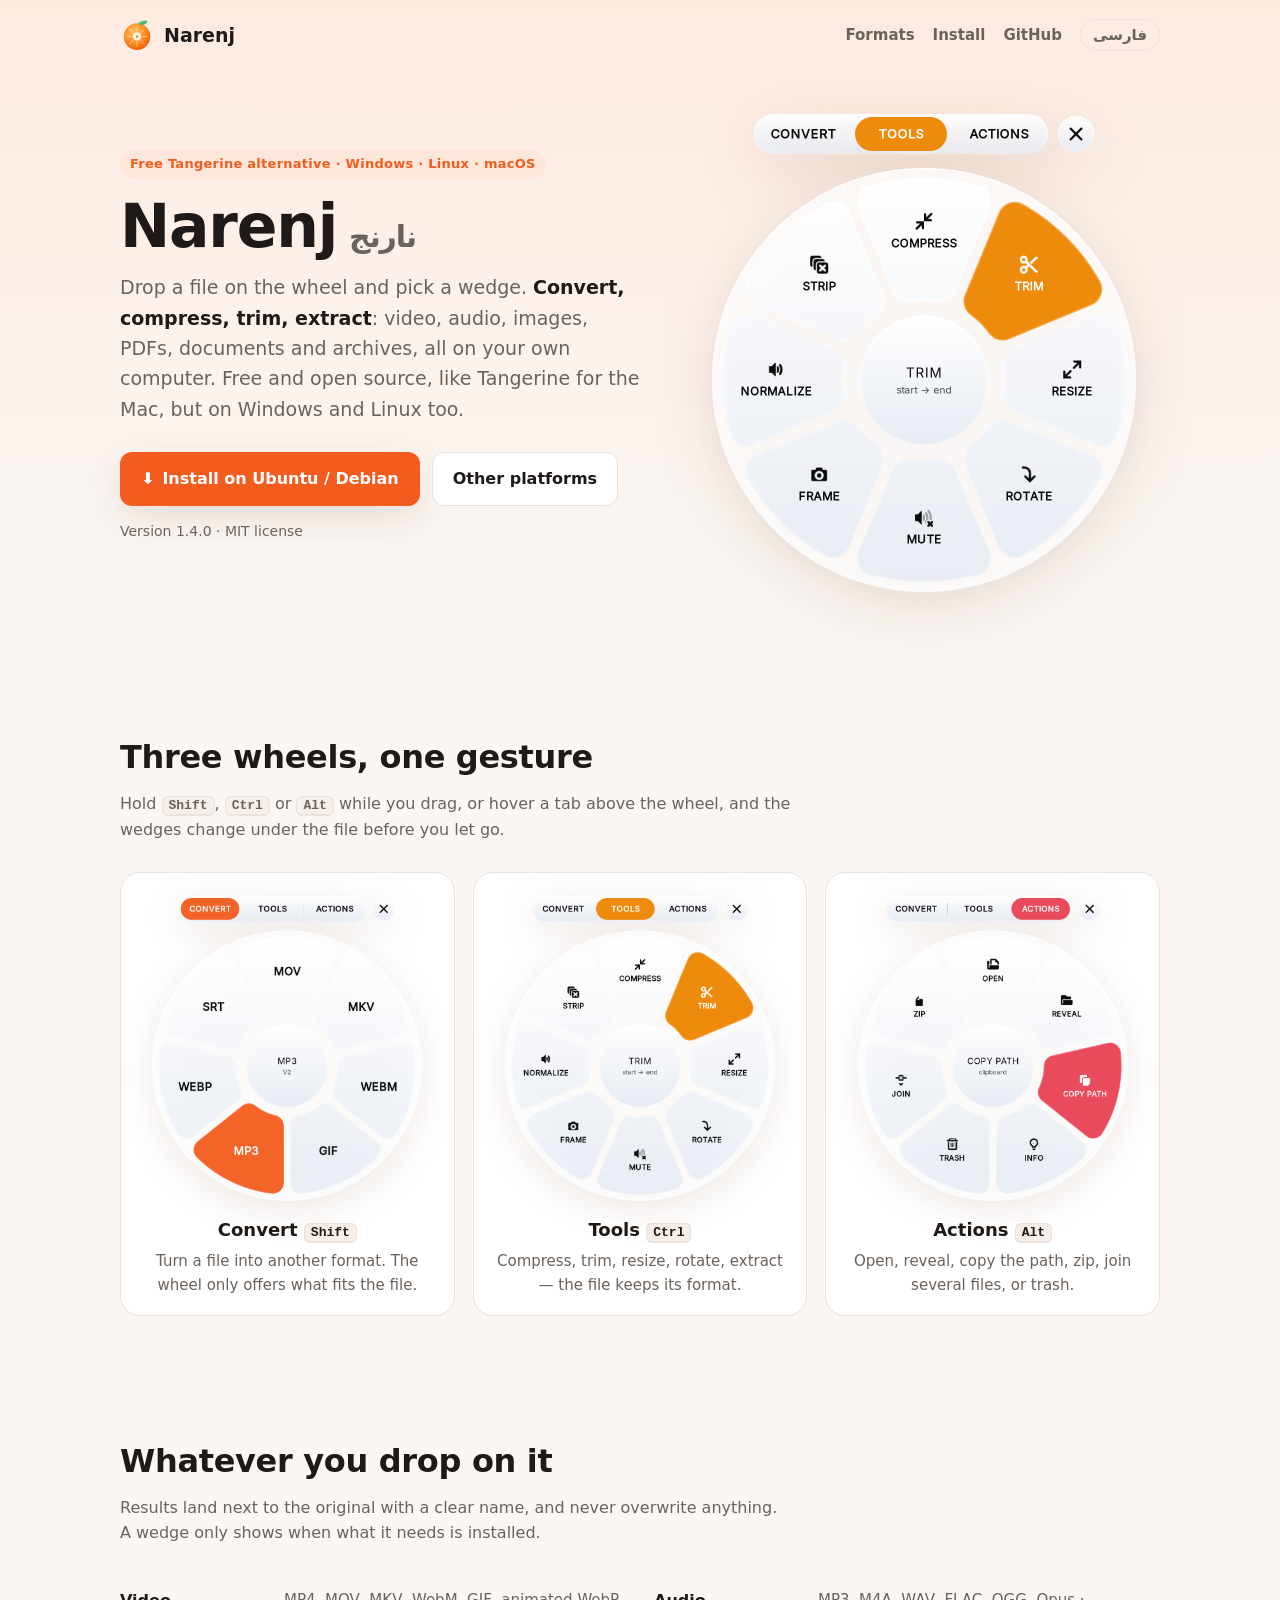
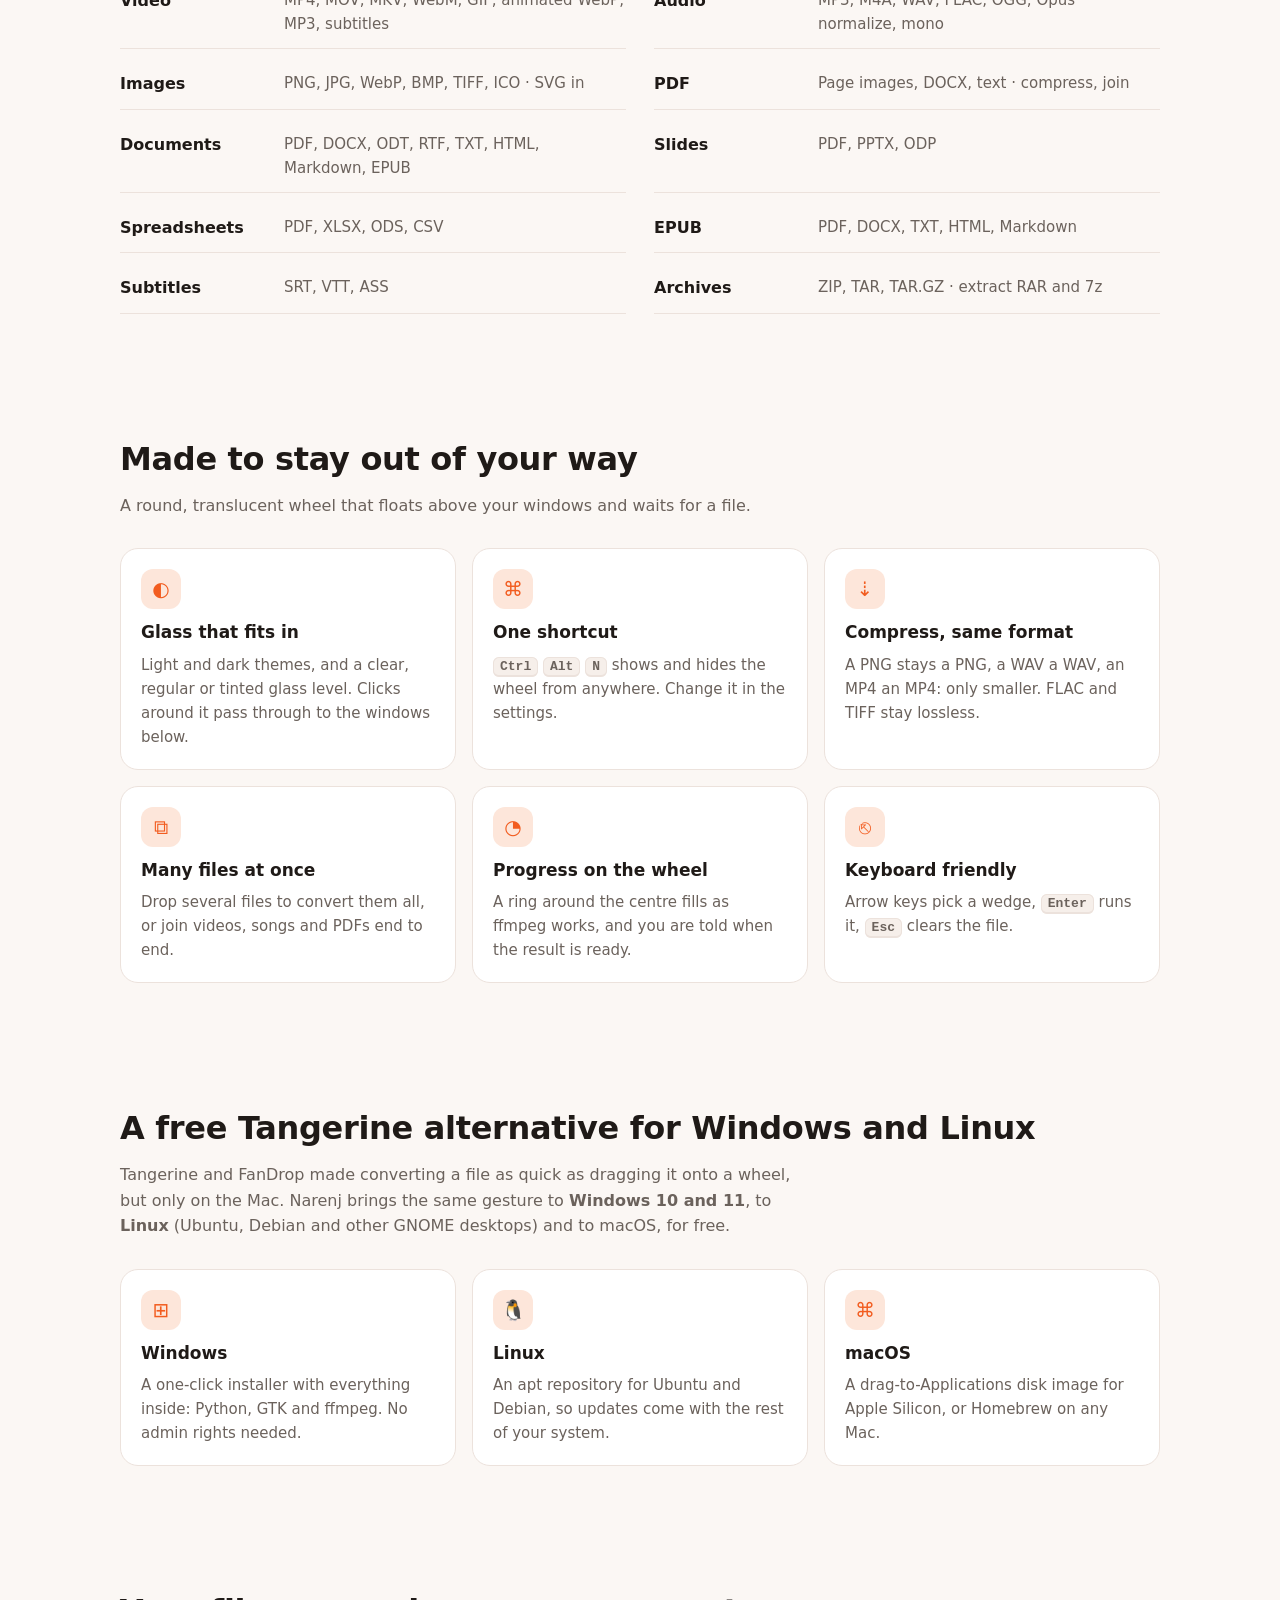
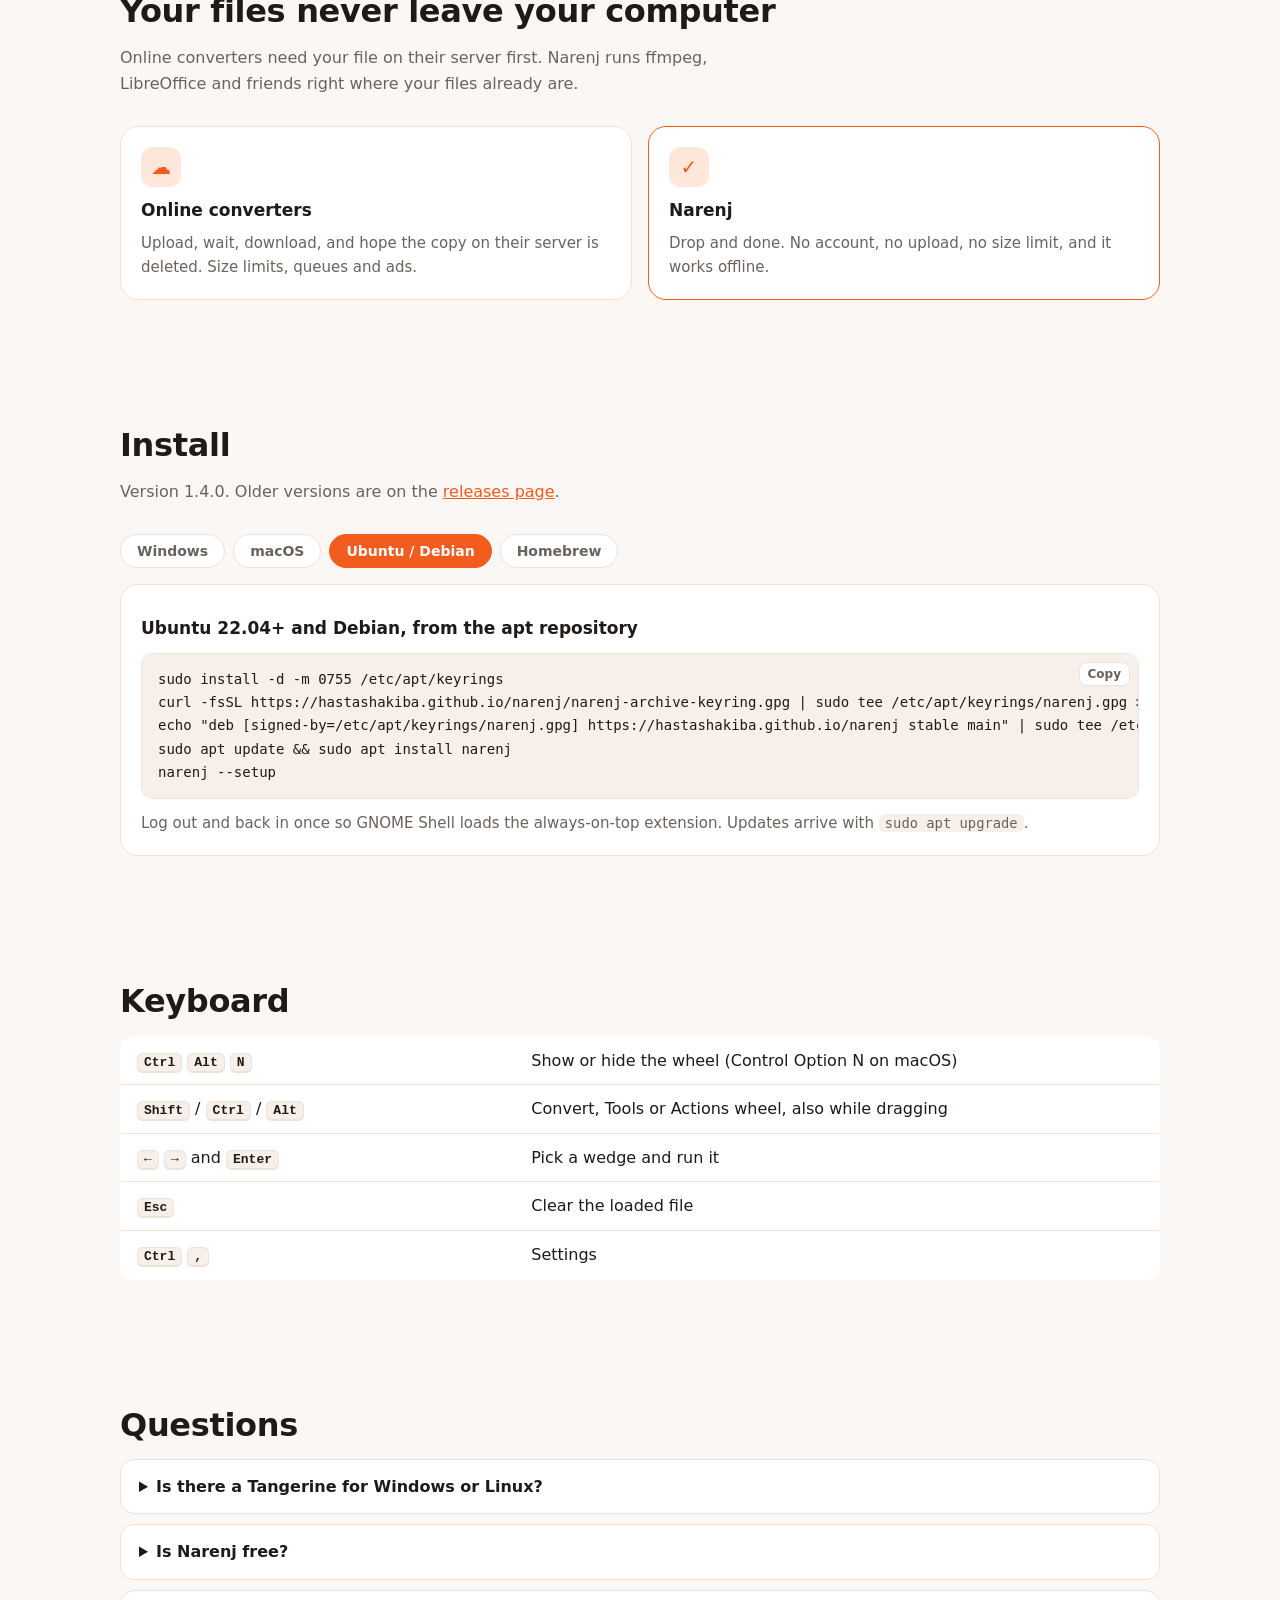
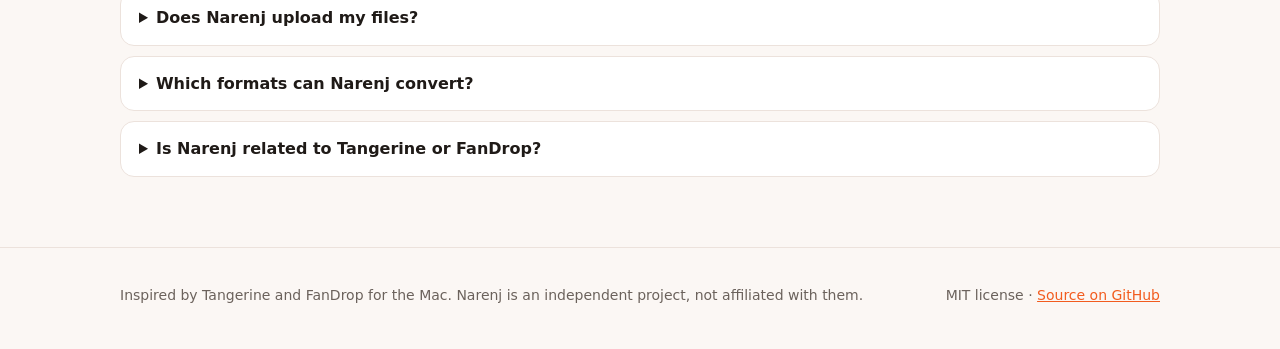
<file: index.html>
<!doctype html>
<html lang="en">
<head>
  <meta charset="utf-8">
  <meta name="viewport" content="width=device-width, initial-scale=1">
  <title>Narenj — free Tangerine alternative for Windows &amp; Linux · drag-and-drop file converter</title>
  <meta name="description" content="Narenj is a free, open-source alternative to Tangerine and FanDrop for Windows, Linux and macOS. Drag a file onto the wheel to convert, compress or trim video, audio, images, PDFs, documents and archives offline, on your own computer.">
  <meta name="keywords" content="Tangerine alternative, Tangerine for Windows, Tangerine for Linux, FanDrop alternative, free file converter, drag and drop file converter, offline file converter, ffmpeg GUI, video converter, PDF converter, image compressor, Windows, Linux, macOS">
  <meta name="robots" content="index, follow, max-image-preview:large">
  <link rel="canonical" href="https://hastashakiba.github.io/narenj/">
  <link rel="alternate" hreflang="en" href="https://hastashakiba.github.io/narenj/">
  <link rel="alternate" hreflang="fa" href="https://hastashakiba.github.io/narenj/fa/">
  <link rel="alternate" hreflang="x-default" href="https://hastashakiba.github.io/narenj/">
  <link rel="sitemap" type="application/xml" href="https://hastashakiba.github.io/narenj/sitemap.xml">
  <meta name="theme-color" content="#f25c1f">
  <meta property="og:type" content="website">
  <meta property="og:site_name" content="Narenj">
  <meta property="og:url" content="https://hastashakiba.github.io/narenj/">
  <meta property="og:title" content="Narenj — the free Tangerine alternative for Windows and Linux">
  <meta property="og:description" content="Drag a file onto the wheel to convert, compress or trim it: video, audio, images, PDFs, documents and archives. Free, open source and offline, for Windows, Linux and macOS.">
  <meta property="og:image" content="https://hastashakiba.github.io/narenj/social-card.png">
  <meta property="og:image:width" content="1200">
  <meta property="og:image:height" content="630">
  <meta property="og:image:alt" content="The Narenj converter wheel next to the words: the free Tangerine alternative for Windows and Linux">
  <meta name="twitter:card" content="summary_large_image">
  <meta name="twitter:title" content="Narenj — the free Tangerine alternative for Windows and Linux">
  <meta name="twitter:description" content="A drag-and-drop file converter wheel. Free, open source, offline.">
  <meta name="twitter:image" content="https://hastashakiba.github.io/narenj/social-card.png">
  <link rel="icon" href="icon.svg" type="image/svg+xml">
  <link rel="apple-touch-icon" href="social-icon.png">
  <script type="application/ld+json">
  {
    "@context": "https://schema.org",
    "@type": "SoftwareApplication",
    "name": "Narenj",
    "alternateName": "نارنج",
    "description": "A free, open-source drag-and-drop file converter for Windows, Linux and macOS, and an alternative to Tangerine and FanDrop. It converts, compresses and trims video, audio, images, PDFs, documents, spreadsheets, slides, e-books, subtitles and archives offline.",
    "url": "https://hastashakiba.github.io/narenj/",
    "applicationCategory": "MultimediaApplication",
    "applicationSubCategory": "File converter",
    "operatingSystem": "Windows 10, Windows 11, Linux, Ubuntu, Debian, macOS",
    "softwareVersion": "1.4.0",
    "license": "https://opensource.org/licenses/MIT",
    "isAccessibleForFree": true,
    "offers": {"@type": "Offer", "price": "0", "priceCurrency": "USD"},
    "downloadUrl": "https://github.com/HAstaShakiba/narenj/releases/latest",
    "installUrl": "https://hastashakiba.github.io/narenj/#install",
    "screenshot": "https://hastashakiba.github.io/narenj/screenshots/wheel-tools-light.png",
    "image": "https://hastashakiba.github.io/narenj/social-card.png",
    "codeRepository": "https://github.com/HAstaShakiba/narenj",
    "sameAs": ["https://github.com/HAstaShakiba/narenj"],
    "featureList": ["Drag-and-drop conversion wheel", "Video, audio and image conversion with ffmpeg",
      "Compress files without changing their format", "PDF to images, Word or text; compress and join PDFs",
      "Documents, slides, spreadsheets and EPUB with LibreOffice and pandoc", "Subtitles and archives",
      "Works offline; files never leave the computer"]
  }
  </script>
  <script type="application/ld+json">
  {
    "@context": "https://schema.org",
    "@type": "FAQPage",
    "mainEntity": [
      {"@type": "Question", "name": "Is there a Tangerine for Windows or Linux?",
       "acceptedAnswer": {"@type": "Answer", "text": "Tangerine is a Mac app. Narenj works the same way, dragging a file onto a wheel of conversions, and runs on Windows 10 and 11, Linux (Ubuntu, Debian and other GNOME desktops) and macOS."}},
      {"@type": "Question", "name": "Is Narenj free?",
       "acceptedAnswer": {"@type": "Answer", "text": "Yes. Narenj is free and open source under the MIT license, with no account, no limits and no ads."}},
      {"@type": "Question", "name": "Does Narenj upload my files?",
       "acceptedAnswer": {"@type": "Answer", "text": "No. Every conversion runs on your own computer with ffmpeg, LibreOffice, pandoc and poppler. It works offline."}},
      {"@type": "Question", "name": "Which formats can Narenj convert?",
       "acceptedAnswer": {"@type": "Answer", "text": "Video (MP4, MOV, MKV, WebM, GIF), audio (MP3, M4A, WAV, FLAC, OGG, Opus), images (PNG, JPG, WebP, BMP, TIFF, ICO, SVG), PDF, documents (DOCX, ODT, RTF, TXT, Markdown, HTML), slides, spreadsheets, EPUB, subtitles (SRT, VTT, ASS) and archives (ZIP, TAR, GZIP, RAR, 7z)."}},
      {"@type": "Question", "name": "Is Narenj related to Tangerine or FanDrop?",
       "acceptedAnswer": {"@type": "Answer", "text": "No. Narenj is an independent project inspired by them; it is not affiliated with their makers."}}
    ]
  }
  </script>
  <link rel="stylesheet" href="site.css">
</head>
<body>
  <div class="wrap">
    <nav>
      <a class="brand" href="./"><img src="icon.svg" alt="">Narenj</a>
      <div class="nav-links">
        <a class="hide-sm" href="#formats">Formats</a>
        <a class="hide-sm" href="#install">Install</a>
        <a href="https://github.com/HAstaShakiba/narenj">GitHub</a>
        <a class="lang" href="fa/" hreflang="fa" lang="fa">فارسی</a>
      </div>
    </nav>

    <header class="hero">
      <div>
        <span class="eyebrow">Free Tangerine alternative · Windows · Linux · macOS</span>
        <h1>Narenj<span class="fa" lang="fa">نارنج</span></h1>
        <p class="lead">Drop a file on the wheel and pick a wedge. <b>Convert, compress, trim, extract</b>:
          video, audio, images, PDFs, documents and archives, all on your own computer. Free and open
          source, like Tangerine for the Mac, but on Windows and Linux too.</p>
        <div class="actions">
          <a class="btn btn-primary" id="download" href="https://github.com/HAstaShakiba/narenj/releases/latest"
             data-windows="https://github.com/HAstaShakiba/narenj/releases/download/v1.4.0/narenj-1.4.0-setup.exe" data-macos="https://github.com/HAstaShakiba/narenj/releases/download/v1.4.0/narenj-1.4.0-macos.dmg">
            ⬇ <span id="download-label">Download Narenj</span></a>
          <a class="btn btn-ghost" href="#install">Other platforms</a>
        </div>
        <p class="meta" id="release-meta">Version 1.4.0 · MIT license</p>
      </div>
      <div class="shot">
        <picture>
          <source srcset="screenshots/wheel-tools-dark.png" media="(prefers-color-scheme: dark)">
          <img src="screenshots/wheel-tools-light.png" width="440" height="494"
               alt="The Narenj wheel with its tab bar, showing the Tools wedges: Compress, Trim, Resize, Rotate, Mute, Frame, Normalize and Strip">
        </picture>
      </div>
    </header>
  </div>

  <section id="wheels">
    <div class="wrap">
      <h2>Three wheels, one gesture</h2>
      <p class="section-lead">Hold <kbd>Shift</kbd>, <kbd>Ctrl</kbd> or <kbd>Alt</kbd> while you drag, or hover
        a tab above the wheel, and the wedges change under the file before you let go.</p>
      <div class="wheels">
        <div class="wheel"><picture><source srcset="screenshots/wheel-convert-dark.png" media="(prefers-color-scheme: dark)"><img src="screenshots/wheel-convert-light.png" alt="Convert wheel" width="440" height="494" loading="lazy"></picture>
          <h3>Convert <kbd>Shift</kbd></h3><p>Turn a file into another format. The wheel only offers what fits the file.</p></div>
        <div class="wheel"><picture><source srcset="screenshots/wheel-tools-dark.png" media="(prefers-color-scheme: dark)"><img src="screenshots/wheel-tools-light.png" alt="Tools wheel" width="440" height="494" loading="lazy"></picture>
          <h3>Tools <kbd>Ctrl</kbd></h3><p>Compress, trim, resize, rotate, extract — the file keeps its format.</p></div>
        <div class="wheel"><picture><source srcset="screenshots/wheel-actions-dark.png" media="(prefers-color-scheme: dark)"><img src="screenshots/wheel-actions-light.png" alt="Actions wheel" width="440" height="494" loading="lazy"></picture>
          <h3>Actions <kbd>Alt</kbd></h3><p>Open, reveal, copy the path, zip, join several files, or trash.</p></div>
      </div>
    </div>
  </section>

  <section id="formats">
    <div class="wrap">
      <h2>Whatever you drop on it</h2>
      <p class="section-lead">Results land next to the original with a clear name, and never overwrite
        anything. A wedge only shows when what it needs is installed.</p>
      <div class="formats">
        <div class="format"><b>Video</b><span>MP4, MOV, MKV, WebM, GIF, animated WebP, MP3, subtitles</span></div>
        <div class="format"><b>Audio</b><span>MP3, M4A, WAV, FLAC, OGG, Opus · normalize, mono</span></div>
        <div class="format"><b>Images</b><span>PNG, JPG, WebP, BMP, TIFF, ICO · SVG in</span></div>
        <div class="format"><b>PDF</b><span>Page images, DOCX, text · compress, join</span></div>
        <div class="format"><b>Documents</b><span>PDF, DOCX, ODT, RTF, TXT, HTML, Markdown, EPUB</span></div>
        <div class="format"><b>Slides</b><span>PDF, PPTX, ODP</span></div>
        <div class="format"><b>Spreadsheets</b><span>PDF, XLSX, ODS, CSV</span></div>
        <div class="format"><b>EPUB</b><span>PDF, DOCX, TXT, HTML, Markdown</span></div>
        <div class="format"><b>Subtitles</b><span>SRT, VTT, ASS</span></div>
        <div class="format"><b>Archives</b><span>ZIP, TAR, TAR.GZ · extract RAR and 7z</span></div>
      </div>
    </div>
  </section>

  <section id="features">
    <div class="wrap">
      <h2>Made to stay out of your way</h2>
      <p class="section-lead">A round, translucent wheel that floats above your windows and waits for a file.</p>
      <div class="grid">
        <div class="card"><div class="icon">◐</div><h3>Glass that fits in</h3>
          <p>Light and dark themes, and a clear, regular or tinted glass level. Clicks around it pass
            through to the windows below.</p></div>
        <div class="card"><div class="icon">⌘</div><h3>One shortcut</h3>
          <p><kbd>Ctrl</kbd> <kbd>Alt</kbd> <kbd>N</kbd> shows and hides the wheel from anywhere. Change it in
            the settings.</p></div>
        <div class="card"><div class="icon">⇣</div><h3>Compress, same format</h3>
          <p>A PNG stays a PNG, a WAV a WAV, an MP4 an MP4: only smaller. FLAC and TIFF stay lossless.</p></div>
        <div class="card"><div class="icon">⧉</div><h3>Many files at once</h3>
          <p>Drop several files to convert them all, or join videos, songs and PDFs end to end.</p></div>
        <div class="card"><div class="icon">◔</div><h3>Progress on the wheel</h3>
          <p>A ring around the centre fills as ffmpeg works, and you are told when the result is ready.</p></div>
        <div class="card"><div class="icon">⎋</div><h3>Keyboard friendly</h3>
          <p>Arrow keys pick a wedge, <kbd>Enter</kbd> runs it, <kbd>Esc</kbd> clears the file.</p></div>
      </div>
    </div>
  </section>

  <section id="alternative">
    <div class="wrap">
      <h2>A free Tangerine alternative for Windows and Linux</h2>
      <p class="section-lead">Tangerine and FanDrop made converting a file as quick as dragging it onto a wheel,
        but only on the Mac. Narenj brings the same gesture to <b>Windows 10 and 11</b>, to <b>Linux</b>
        (Ubuntu, Debian and other GNOME desktops) and to macOS, for free.</p>
      <div class="grid">
        <div class="card"><div class="icon">⊞</div><h3>Windows</h3>
          <p>A one-click installer with everything inside: Python, GTK and ffmpeg. No admin rights needed.</p></div>
        <div class="card"><div class="icon">🐧</div><h3>Linux</h3>
          <p>An apt repository for Ubuntu and Debian, so updates come with the rest of your system.</p></div>
        <div class="card"><div class="icon">⌘</div><h3>macOS</h3>
          <p>A drag-to-Applications disk image for Apple Silicon, or Homebrew on any Mac.</p></div>
      </div>
    </div>
  </section>

  <section id="private">
    <div class="wrap">
      <h2>Your files never leave your computer</h2>
      <p class="section-lead">Online converters need your file on their server first. Narenj runs ffmpeg,
        LibreOffice and friends right where your files already are.</p>
      <div class="private">
        <div class="card"><div class="icon">☁</div><h3>Online converters</h3>
          <p>Upload, wait, download, and hope the copy on their server is deleted. Size limits, queues and ads.</p></div>
        <div class="card good"><div class="icon">✓</div><h3>Narenj</h3>
          <p>Drop and done. No account, no upload, no size limit, and it works offline.</p></div>
      </div>
    </div>
  </section>

  <section id="install">
    <div class="wrap">
      <h2>Install</h2>
      <p class="section-lead">Version 1.4.0. Older versions are on the
        <a href="https://github.com/HAstaShakiba/narenj/releases">releases page</a>.</p>
      <div class="tabs" role="tablist">
        <button class="tab" role="tab" aria-selected="true" data-panel="windows">Windows</button>
        <button class="tab" role="tab" aria-selected="false" data-panel="macos">macOS</button>
        <button class="tab" role="tab" aria-selected="false" data-panel="linux">Ubuntu / Debian</button>
        <button class="tab" role="tab" aria-selected="false" data-panel="brew">Homebrew</button>
      </div>
      <div class="card panel" id="windows">
        <h3>Windows 10 and 11</h3>
        <ol>
          <li><a href="https://github.com/HAstaShakiba/narenj/releases/download/v1.4.0/narenj-1.4.0-setup.exe">Download narenj-1.4.0-setup.exe</a> and run it. It installs for your user,
            without admin rights, and brings its own Python, GTK and ffmpeg.</li>
          <li>Press <kbd>Ctrl</kbd> <kbd>Alt</kbd> <kbd>N</kbd> to open the wheel and again to close it.</li>
          <li>For documents, slides and spreadsheets, install <a href="https://www.libreoffice.org/">LibreOffice</a>;
            for Markdown and EPUB, <a href="https://pandoc.org/installing.html">pandoc</a>. Narenj finds them.</li>
        </ol>
      </div>
      <div class="card panel" id="macos" hidden>
        <h3>macOS on Apple Silicon</h3>
        <ol>
          <li><a href="https://github.com/HAstaShakiba/narenj/releases/download/v1.4.0/narenj-1.4.0-macos.dmg">Download narenj-1.4.0-macos.dmg</a>, open it and drag Narenj to Applications.</li>
          <li>The app is not signed with an Apple Developer ID, so the first time open
            <b>System Settings › Privacy &amp; Security</b> and click <b>Open Anyway</b>, or run:
            <pre><code>xattr -dr com.apple.quarantine /Applications/Narenj.app</code></pre></li>
          <li><kbd>Control</kbd> <kbd>Option</kbd> <kbd>N</kbd> shows and hides the wheel while it runs.</li>
        </ol>
      </div>
      <div class="card panel" id="linux" hidden>
        <h3>Ubuntu 22.04+ and Debian, from the apt repository</h3>
        <pre><code>sudo install -d -m 0755 /etc/apt/keyrings
curl -fsSL https://hastashakiba.github.io/narenj/narenj-archive-keyring.gpg | sudo tee /etc/apt/keyrings/narenj.gpg &gt;/dev/null
echo "deb [signed-by=/etc/apt/keyrings/narenj.gpg] https://hastashakiba.github.io/narenj stable main" | sudo tee /etc/apt/sources.list.d/narenj.list
sudo apt update &amp;&amp; sudo apt install narenj
narenj --setup</code></pre>
        <p style="margin-top:12px">Log out and back in once so GNOME Shell loads the always-on-top extension.
          Updates arrive with <code>sudo apt upgrade</code>.</p>
      </div>
      <div class="card panel" id="brew" hidden>
        <h3>macOS with Homebrew (Apple Silicon and Intel)</h3>
        <pre><code>brew tap hastashakiba/narenj https://github.com/HAstaShakiba/narenj
brew install narenj
narenj</code></pre>
        <p style="margin-top:12px">Homebrew brings GTK, Python, ffmpeg, pandoc and poppler. For Office files add
          <code>brew install --cask libreoffice</code>.</p>
      </div>
    </div>
  </section>

  <section id="shortcuts">
    <div class="wrap">
      <h2>Keyboard</h2>
      <table>
        <tr><td><kbd>Ctrl</kbd> <kbd>Alt</kbd> <kbd>N</kbd></td><td>Show or hide the wheel (Control Option N on macOS)</td></tr>
        <tr><td><kbd>Shift</kbd> / <kbd>Ctrl</kbd> / <kbd>Alt</kbd></td><td>Convert, Tools or Actions wheel, also while dragging</td></tr>
        <tr><td><kbd>←</kbd> <kbd>→</kbd> and <kbd>Enter</kbd></td><td>Pick a wedge and run it</td></tr>
        <tr><td><kbd>Esc</kbd></td><td>Clear the loaded file</td></tr>
        <tr><td><kbd>Ctrl</kbd> <kbd>,</kbd></td><td>Settings</td></tr>
      </table>
    </div>
  </section>

  <section id="faq">
    <div class="wrap">
      <h2>Questions</h2>
      <div class="faq">
        <details><summary>Is there a Tangerine for Windows or Linux?</summary>
          <p>Tangerine is a Mac app. Narenj works the same way, dragging a file onto a wheel of conversions,
            and runs on Windows 10 and 11, Linux (Ubuntu, Debian and other GNOME desktops) and macOS.</p></details>
        <details><summary>Is Narenj free?</summary>
          <p>Yes. Narenj is free and open source under the MIT license, with no account, no limits and no ads.</p></details>
        <details><summary>Does Narenj upload my files?</summary>
          <p>No. Every conversion runs on your own computer with ffmpeg, LibreOffice, pandoc and poppler. It
            works offline.</p></details>
        <details><summary>Which formats can Narenj convert?</summary>
          <p>Video (MP4, MOV, MKV, WebM, GIF), audio (MP3, M4A, WAV, FLAC, OGG, Opus), images (PNG, JPG, WebP,
            BMP, TIFF, ICO, SVG), PDF, documents (DOCX, ODT, RTF, TXT, Markdown, HTML), slides, spreadsheets,
            EPUB, subtitles (SRT, VTT, ASS) and archives (ZIP, TAR, GZIP, RAR, 7z). See the
            <a href="#formats">full list</a>.</p></details>
        <details><summary>Is Narenj related to Tangerine or FanDrop?</summary>
          <p>No. Narenj is an independent project inspired by them; it is not affiliated with their makers.</p></details>
      </div>
    </div>
  </section>

  <footer>
    <div class="wrap">
      <span>Inspired by Tangerine and FanDrop for the Mac. Narenj is an independent project, not affiliated with them.</span>
      <span>MIT license · <a href="https://github.com/HAstaShakiba/narenj">Source on GitHub</a></span>
    </div>
  </footer>

  <script src="site.js"></script>
</body>
</html>
</file>
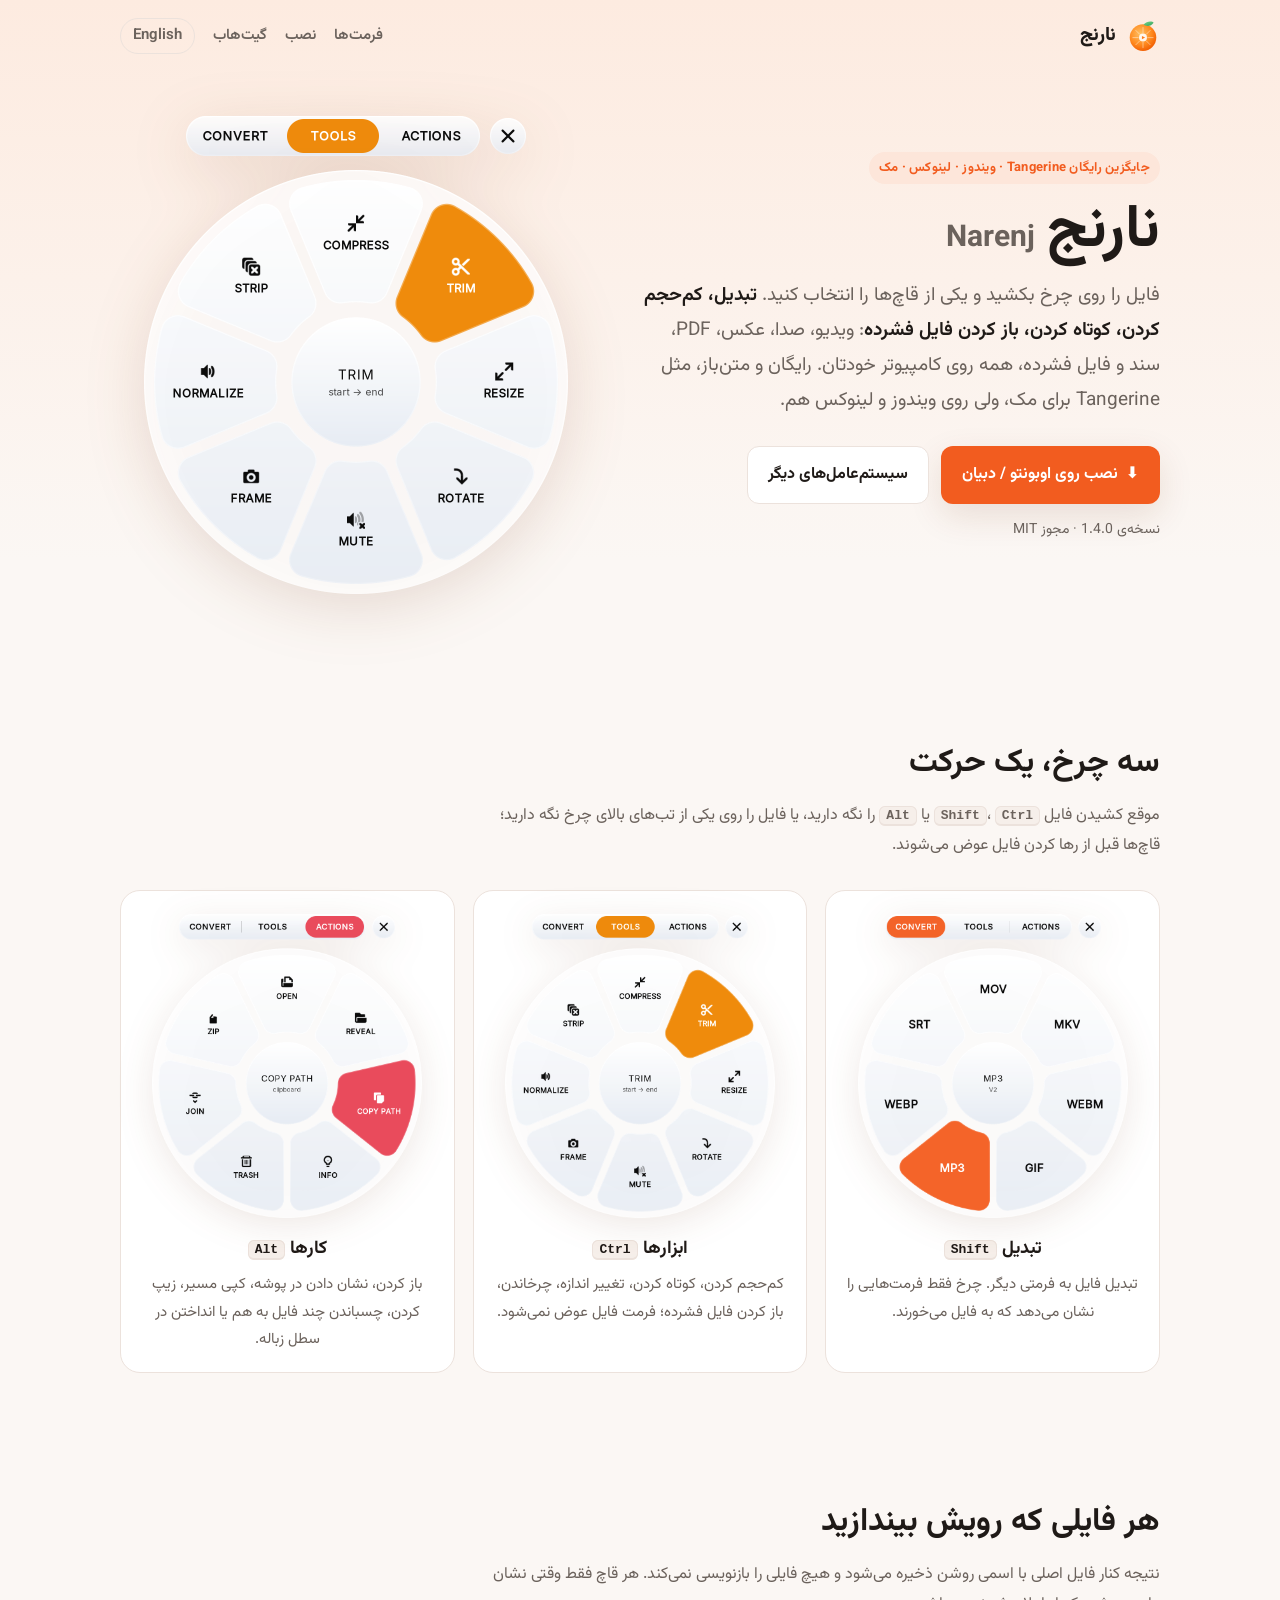
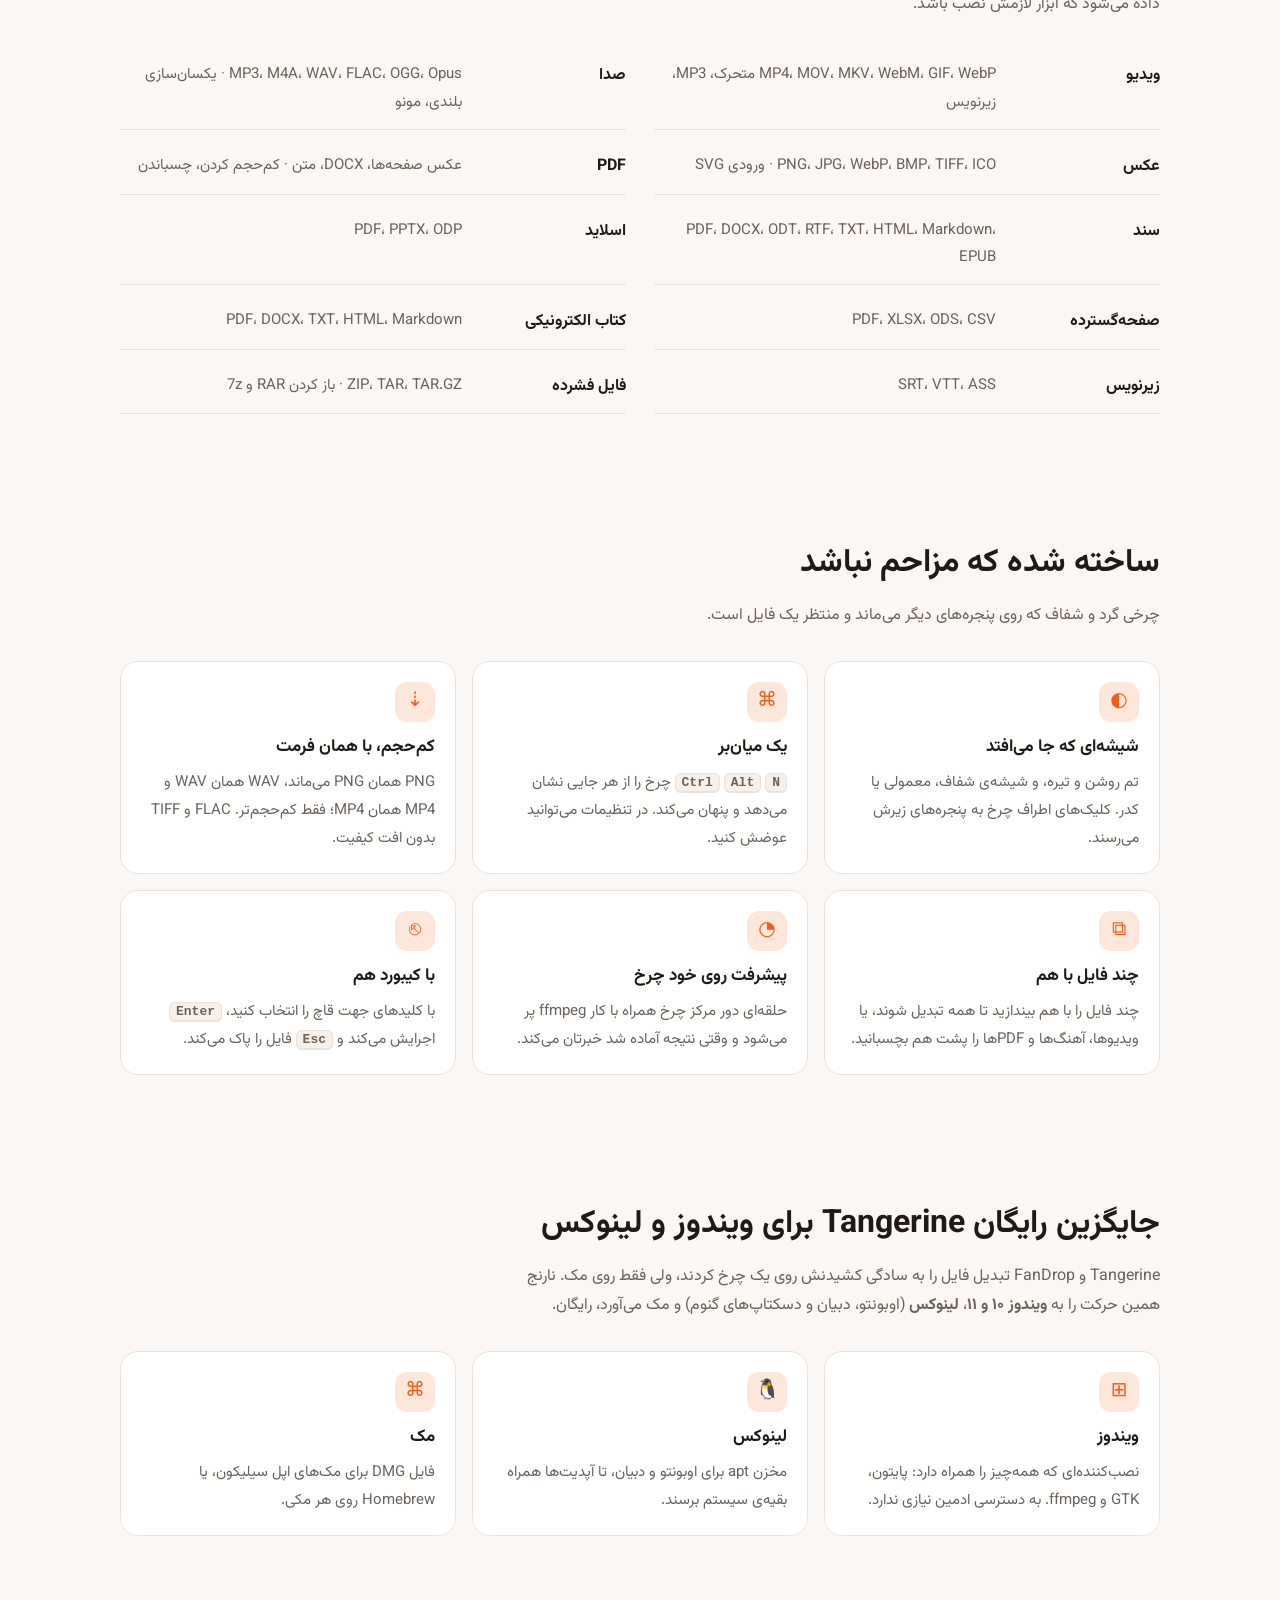
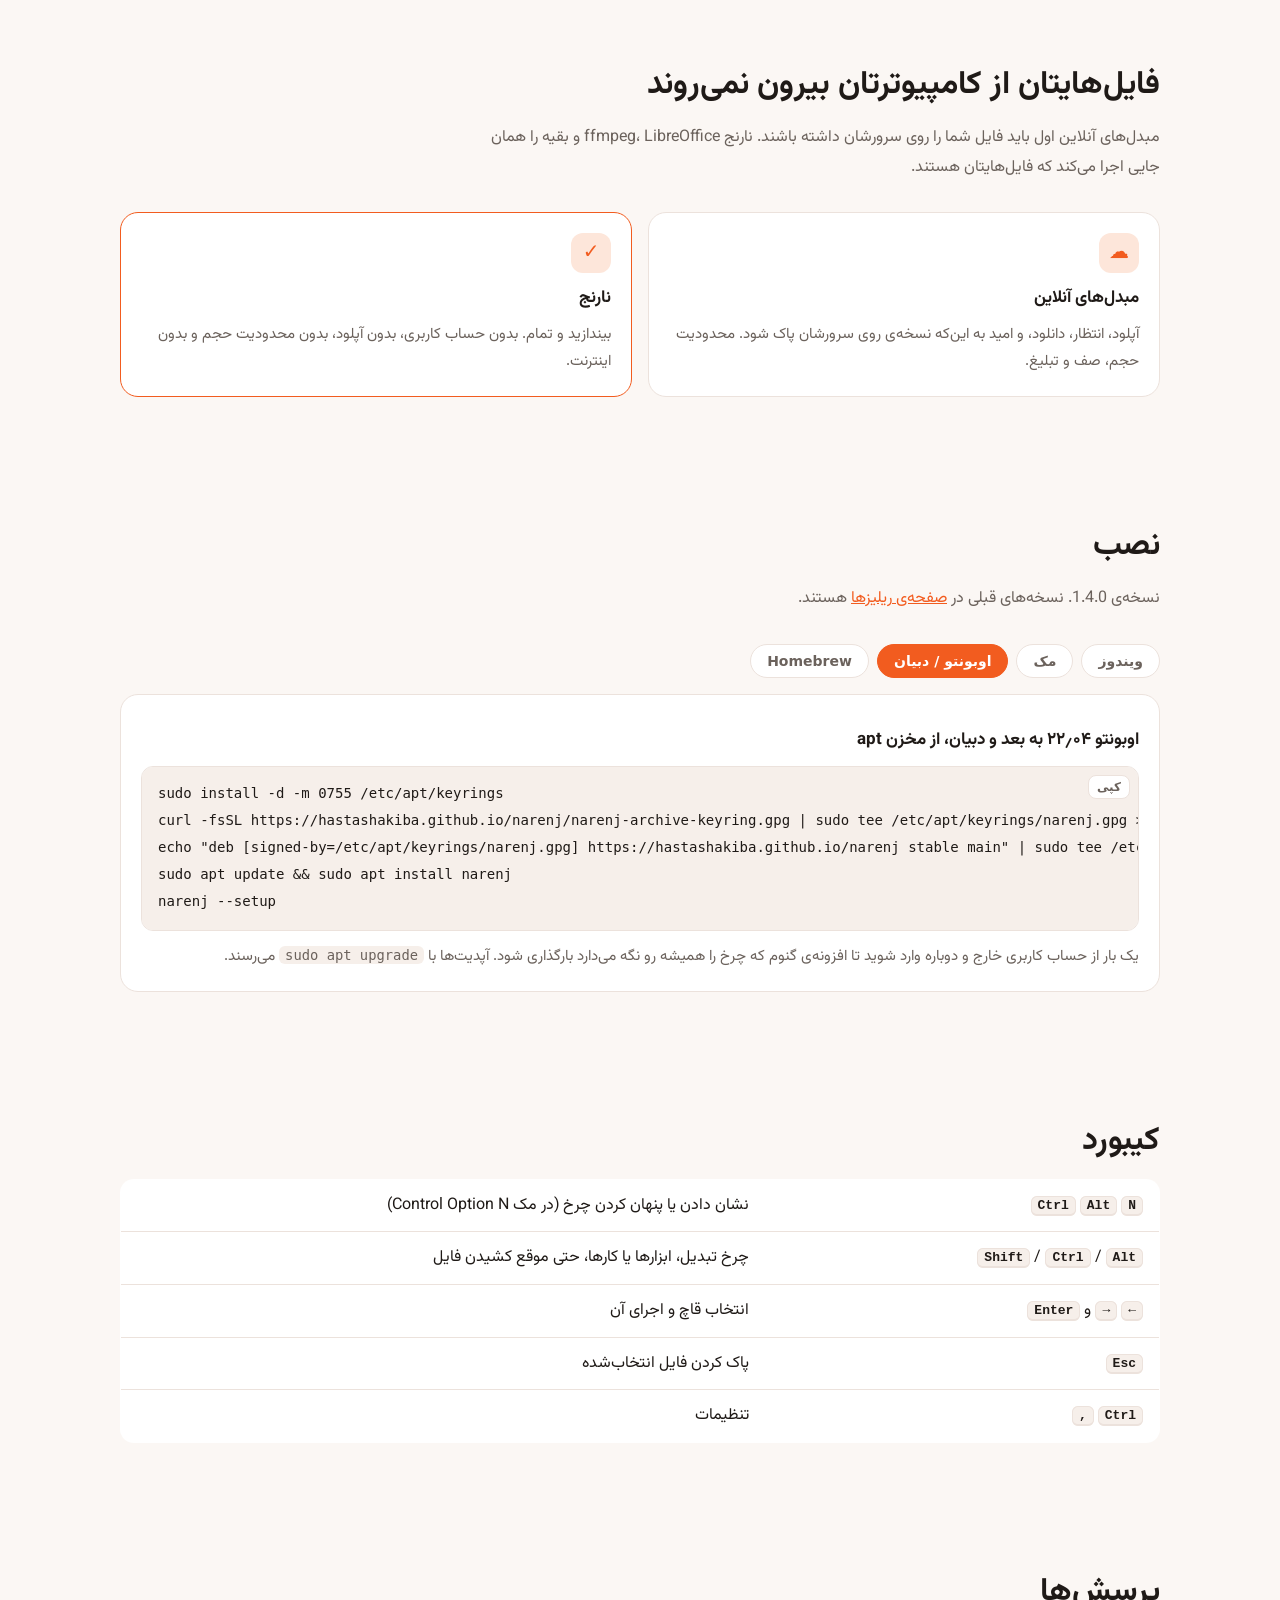
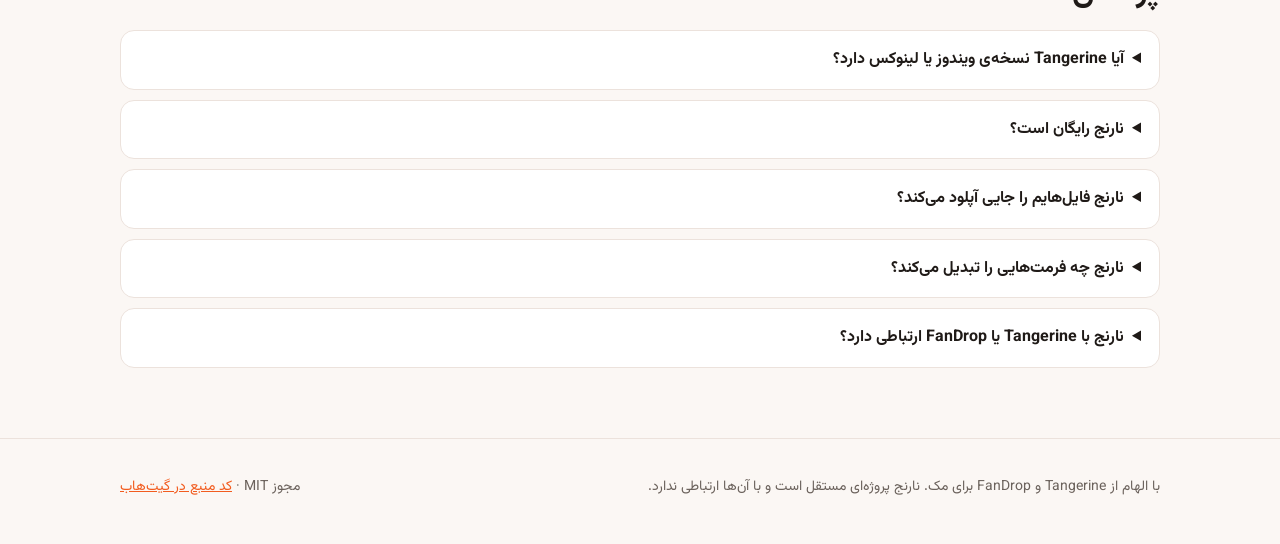
<file: fa/index.html>
<!doctype html>
<html lang="fa" dir="rtl">
<head>
  <meta charset="utf-8">
  <meta name="viewport" content="width=device-width, initial-scale=1">
  <title>نارنج — جایگزین رایگان Tangerine برای ویندوز و لینوکس · مبدل فایل با کشیدن و رها کردن</title>
  <meta name="description" content="نارنج یک برنامه‌ی رایگان و متن‌باز برای تبدیل فایل در ویندوز، لینوکس و مک است؛ جایگزین Tangerine و FanDrop. فایل را روی چرخ بکشید تا ویدیو، صدا، عکس، PDF، سند و فایل فشرده را بدون اینترنت تبدیل، کم‌حجم یا کوتاه کند.">
  <meta name="keywords" content="جایگزین Tangerine, Tangerine برای ویندوز, Tangerine برای لینوکس, مبدل فایل رایگان, تبدیل فرمت فایل, تبدیل ویدیو, کم کردن حجم عکس, تبدیل PDF به ورد, فشرده سازی فایل, نرم افزار تبدیل فایل آفلاین, ffmpeg, نارنج">
  <meta name="robots" content="index, follow, max-image-preview:large">
  <link rel="canonical" href="https://hastashakiba.github.io/narenj/fa/">
  <link rel="alternate" hreflang="fa" href="https://hastashakiba.github.io/narenj/fa/">
  <link rel="alternate" hreflang="en" href="https://hastashakiba.github.io/narenj/">
  <link rel="alternate" hreflang="x-default" href="https://hastashakiba.github.io/narenj/">
  <link rel="sitemap" type="application/xml" href="https://hastashakiba.github.io/narenj/sitemap.xml">
  <meta name="theme-color" content="#f25c1f">
  <meta property="og:type" content="website">
  <meta property="og:site_name" content="نارنج">
  <meta property="og:locale" content="fa_IR">
  <meta property="og:locale:alternate" content="en_US">
  <meta property="og:url" content="https://hastashakiba.github.io/narenj/fa/">
  <meta property="og:title" content="نارنج — جایگزین رایگان Tangerine برای ویندوز و لینوکس">
  <meta property="og:description" content="فایل را روی چرخ بکشید تا تبدیل، کم‌حجم یا کوتاه شود: ویدیو، صدا، عکس، PDF، سند و فایل فشرده. رایگان، متن‌باز و بدون اینترنت.">
  <meta property="og:image" content="https://hastashakiba.github.io/narenj/social-card.png">
  <meta property="og:image:width" content="1200">
  <meta property="og:image:height" content="630">
  <meta name="twitter:card" content="summary_large_image">
  <meta name="twitter:title" content="نارنج — جایگزین رایگان Tangerine برای ویندوز و لینوکس">
  <meta name="twitter:description" content="مبدل فایل با کشیدن و رها کردن. رایگان، متن‌باز و بدون اینترنت.">
  <meta name="twitter:image" content="https://hastashakiba.github.io/narenj/social-card.png">
  <link rel="icon" href="../icon.svg" type="image/svg+xml">
  <link rel="apple-touch-icon" href="../social-icon.png">
  <link rel="preload" href="../fonts/Vazirmatn.woff2" as="font" type="font/woff2" crossorigin>
  <script type="application/ld+json">
  {
    "@context": "https://schema.org",
    "@type": "SoftwareApplication",
    "name": "نارنج",
    "alternateName": "Narenj",
    "inLanguage": "fa",
    "description": "برنامه‌ی رایگان و متن‌باز تبدیل فایل با کشیدن و رها کردن برای ویندوز، لینوکس و مک؛ جایگزین Tangerine و FanDrop. ویدیو، صدا، عکس، PDF، سند، اسلاید، صفحه‌گسترده، کتاب الکترونیکی، زیرنویس و فایل فشرده را بدون اینترنت تبدیل، کم‌حجم و کوتاه می‌کند.",
    "url": "https://hastashakiba.github.io/narenj/fa/",
    "applicationCategory": "MultimediaApplication",
    "applicationSubCategory": "مبدل فایل",
    "operatingSystem": "Windows 10, Windows 11, Linux, Ubuntu, Debian, macOS",
    "softwareVersion": "1.4.0",
    "license": "https://opensource.org/licenses/MIT",
    "isAccessibleForFree": true,
    "offers": {"@type": "Offer", "price": "0", "priceCurrency": "USD"},
    "downloadUrl": "https://github.com/HAstaShakiba/narenj/releases/latest",
    "installUrl": "https://hastashakiba.github.io/narenj/fa/#install",
    "screenshot": "https://hastashakiba.github.io/narenj/screenshots/wheel-tools-light.png",
    "image": "https://hastashakiba.github.io/narenj/social-card.png",
    "codeRepository": "https://github.com/HAstaShakiba/narenj",
    "sameAs": ["https://github.com/HAstaShakiba/narenj", "https://hastashakiba.github.io/narenj/"]
  }
  </script>
  <script type="application/ld+json">
  {
    "@context": "https://schema.org",
    "@type": "FAQPage",
    "inLanguage": "fa",
    "mainEntity": [
      {"@type": "Question", "name": "آیا Tangerine نسخه‌ی ویندوز یا لینوکس دارد؟",
       "acceptedAnswer": {"@type": "Answer", "text": "Tangerine فقط برای مک ساخته شده است. نارنج همان روش را دارد، یعنی کشیدن فایل روی چرخی از تبدیل‌ها، و روی ویندوز ۱۰ و ۱۱، لینوکس (اوبونتو، دبیان و دسکتاپ‌های گنوم) و مک اجرا می‌شود."}},
      {"@type": "Question", "name": "نارنج رایگان است؟",
       "acceptedAnswer": {"@type": "Answer", "text": "بله. نارنج رایگان و متن‌باز با مجوز MIT است؛ بدون حساب کاربری، بدون محدودیت و بدون تبلیغ."}},
      {"@type": "Question", "name": "نارنج فایل‌هایم را جایی آپلود می‌کند؟",
       "acceptedAnswer": {"@type": "Answer", "text": "نه. همه‌ی تبدیل‌ها روی کامپیوتر خود شما با ffmpeg، LibreOffice، pandoc و poppler انجام می‌شود و به اینترنت نیازی ندارد."}},
      {"@type": "Question", "name": "نارنج چه فرمت‌هایی را تبدیل می‌کند؟",
       "acceptedAnswer": {"@type": "Answer", "text": "ویدیو (MP4، MOV، MKV، WebM، GIF)، صدا (MP3، M4A، WAV، FLAC، OGG، Opus)، عکس (PNG، JPG، WebP، BMP، TIFF، ICO، SVG)، PDF، سند (DOCX، ODT، RTF، TXT، Markdown، HTML)، اسلاید، صفحه‌گسترده، EPUB، زیرنویس (SRT، VTT، ASS) و فایل فشرده (ZIP، TAR، GZIP، RAR، 7z)."}},
      {"@type": "Question", "name": "نارنج با Tangerine یا FanDrop ارتباطی دارد؟",
       "acceptedAnswer": {"@type": "Answer", "text": "نه. نارنج پروژه‌ای مستقل است که از آن‌ها الهام گرفته و با سازندگانشان ارتباطی ندارد."}}
    ]
  }
  </script>
  <link rel="stylesheet" href="../site.css">
</head>
<body>
  <div class="wrap">
    <nav>
      <a class="brand" href="./"><img src="../icon.svg" alt="">نارنج</a>
      <div class="nav-links">
        <a class="hide-sm" href="#formats">فرمت‌ها</a>
        <a class="hide-sm" href="#install">نصب</a>
        <a href="https://github.com/HAstaShakiba/narenj">گیت‌هاب</a>
        <a class="lang" href="../" hreflang="en" lang="en">English</a>
      </div>
    </nav>

    <header class="hero">
      <div>
        <span class="eyebrow">جایگزین رایگان Tangerine · ویندوز · لینوکس · مک</span>
        <h1>نارنج<span class="fa" lang="en">Narenj</span></h1>
        <p class="lead">فایل را روی چرخ بکشید و یکی از قاچ‌ها را انتخاب کنید. <b>تبدیل، کم‌حجم کردن، کوتاه
          کردن، باز کردن فایل فشرده</b>: ویدیو، صدا، عکس، PDF، سند و فایل فشرده، همه روی کامپیوتر خودتان.
          رایگان و متن‌باز، مثل Tangerine برای مک، ولی روی ویندوز و لینوکس هم.</p>
        <div class="actions">
          <a class="btn btn-primary" id="download" href="https://github.com/HAstaShakiba/narenj/releases/latest"
             data-windows="https://github.com/HAstaShakiba/narenj/releases/download/v1.4.0/narenj-1.4.0-setup.exe" data-macos="https://github.com/HAstaShakiba/narenj/releases/download/v1.4.0/narenj-1.4.0-macos.dmg">
            ⬇ <span id="download-label">دانلود نارنج</span></a>
          <a class="btn btn-ghost" href="#install">سیستم‌عامل‌های دیگر</a>
        </div>
        <p class="meta" id="release-meta">نسخه‌ی 1.4.0 · مجوز MIT</p>
      </div>
      <div class="shot">
        <picture>
          <source srcset="../screenshots/wheel-tools-dark.png" media="(prefers-color-scheme: dark)">
          <img src="../screenshots/wheel-tools-light.png" width="440" height="494"
               alt="چرخ نارنج با نوار تب‌ها و قاچ‌های ابزار: کم‌حجم کردن، کوتاه کردن، تغییر اندازه، چرخاندن، بی‌صدا کردن، فریم، یکسان‌سازی صدا و حذف متادیتا">
        </picture>
      </div>
    </header>
  </div>

  <section id="wheels">
    <div class="wrap">
      <h2>سه چرخ، یک حرکت</h2>
      <p class="section-lead">موقع کشیدن فایل <kbd>Shift</kbd>، <kbd>Ctrl</kbd> یا <kbd>Alt</kbd> را نگه دارید،
        یا فایل را روی یکی از تب‌های بالای چرخ نگه دارید؛ قاچ‌ها قبل از رها کردن فایل عوض می‌شوند.</p>
      <div class="wheels">
        <div class="wheel"><picture><source srcset="../screenshots/wheel-convert-dark.png" media="(prefers-color-scheme: dark)"><img src="../screenshots/wheel-convert-light.png" alt="چرخ تبدیل" width="440" height="494" loading="lazy"></picture>
          <h3>تبدیل <kbd>Shift</kbd></h3><p>تبدیل فایل به فرمتی دیگر. چرخ فقط فرمت‌هایی را نشان می‌دهد که به فایل می‌خورند.</p></div>
        <div class="wheel"><picture><source srcset="../screenshots/wheel-tools-dark.png" media="(prefers-color-scheme: dark)"><img src="../screenshots/wheel-tools-light.png" alt="چرخ ابزارها" width="440" height="494" loading="lazy"></picture>
          <h3>ابزارها <kbd>Ctrl</kbd></h3><p>کم‌حجم کردن، کوتاه کردن، تغییر اندازه، چرخاندن، باز کردن فایل فشرده؛ فرمت فایل عوض نمی‌شود.</p></div>
        <div class="wheel"><picture><source srcset="../screenshots/wheel-actions-dark.png" media="(prefers-color-scheme: dark)"><img src="../screenshots/wheel-actions-light.png" alt="چرخ کارها" width="440" height="494" loading="lazy"></picture>
          <h3>کارها <kbd>Alt</kbd></h3><p>باز کردن، نشان دادن در پوشه، کپی مسیر، زیپ کردن، چسباندن چند فایل به هم یا انداختن در سطل زباله.</p></div>
      </div>
    </div>
  </section>

  <section id="formats">
    <div class="wrap">
      <h2>هر فایلی که رویش بیندازید</h2>
      <p class="section-lead">نتیجه کنار فایل اصلی با اسمی روشن ذخیره می‌شود و هیچ فایلی را بازنویسی نمی‌کند.
        هر قاچ فقط وقتی نشان داده می‌شود که ابزار لازمش نصب باشد.</p>
      <div class="formats">
        <div class="format"><b>ویدیو</b><span>MP4، MOV، MKV، WebM، GIF، WebP متحرک، MP3، زیرنویس</span></div>
        <div class="format"><b>صدا</b><span>MP3، M4A، WAV، FLAC، OGG، Opus · یکسان‌سازی بلندی، مونو</span></div>
        <div class="format"><b>عکس</b><span>PNG، JPG، WebP، BMP، TIFF، ICO · ورودی SVG</span></div>
        <div class="format"><b>PDF</b><span>عکس صفحه‌ها، DOCX، متن · کم‌حجم کردن، چسباندن</span></div>
        <div class="format"><b>سند</b><span>PDF، DOCX، ODT، RTF، TXT، HTML، Markdown، EPUB</span></div>
        <div class="format"><b>اسلاید</b><span>PDF، PPTX، ODP</span></div>
        <div class="format"><b>صفحه‌گسترده</b><span>PDF، XLSX، ODS، CSV</span></div>
        <div class="format"><b>کتاب الکترونیکی</b><span>PDF، DOCX، TXT، HTML، Markdown</span></div>
        <div class="format"><b>زیرنویس</b><span>SRT، VTT، ASS</span></div>
        <div class="format"><b>فایل فشرده</b><span>ZIP، TAR، TAR.GZ · باز کردن RAR و 7z</span></div>
      </div>
    </div>
  </section>

  <section id="features">
    <div class="wrap">
      <h2>ساخته شده که مزاحم نباشد</h2>
      <p class="section-lead">چرخی گرد و شفاف که روی پنجره‌های دیگر می‌ماند و منتظر یک فایل است.</p>
      <div class="grid">
        <div class="card"><div class="icon">◐</div><h3>شیشه‌ای که جا می‌افتد</h3>
          <p>تم روشن و تیره، و شیشه‌ی شفاف، معمولی یا کدر. کلیک‌های اطراف چرخ به پنجره‌های زیرش می‌رسند.</p></div>
        <div class="card"><div class="icon">⌘</div><h3>یک میان‌بر</h3>
          <p><kbd>Ctrl</kbd> <kbd>Alt</kbd> <kbd>N</kbd> چرخ را از هر جایی نشان می‌دهد و پنهان می‌کند. در
            تنظیمات می‌توانید عوضش کنید.</p></div>
        <div class="card"><div class="icon">⇣</div><h3>کم‌حجم، با همان فرمت</h3>
          <p>PNG همان PNG می‌ماند، WAV همان WAV و MP4 همان MP4؛ فقط کم‌حجم‌تر. FLAC و TIFF بدون افت کیفیت.</p></div>
        <div class="card"><div class="icon">⧉</div><h3>چند فایل با هم</h3>
          <p>چند فایل را با هم بیندازید تا همه تبدیل شوند، یا ویدیوها، آهنگ‌ها و PDFها را پشت هم بچسبانید.</p></div>
        <div class="card"><div class="icon">◔</div><h3>پیشرفت روی خود چرخ</h3>
          <p>حلقه‌ای دور مرکز چرخ همراه با کار ffmpeg پر می‌شود و وقتی نتیجه آماده شد خبرتان می‌کند.</p></div>
        <div class="card"><div class="icon">⎋</div><h3>با کیبورد هم</h3>
          <p>با کلیدهای جهت قاچ را انتخاب کنید، <kbd>Enter</kbd> اجرایش می‌کند و <kbd>Esc</kbd> فایل را پاک می‌کند.</p></div>
      </div>
    </div>
  </section>

  <section id="alternative">
    <div class="wrap">
      <h2>جایگزین رایگان Tangerine برای ویندوز و لینوکس</h2>
      <p class="section-lead">Tangerine و FanDrop تبدیل فایل را به سادگی کشیدنش روی یک چرخ کردند، ولی فقط
        روی مک. نارنج همین حرکت را به <b>ویندوز ۱۰ و ۱۱</b>، <b>لینوکس</b> (اوبونتو، دبیان و دسکتاپ‌های گنوم)
        و مک می‌آورد، رایگان.</p>
      <div class="grid">
        <div class="card"><div class="icon">⊞</div><h3>ویندوز</h3>
          <p>نصب‌کننده‌ای که همه‌چیز را همراه دارد: پایتون، GTK و ffmpeg. به دسترسی ادمین نیازی ندارد.</p></div>
        <div class="card"><div class="icon">🐧</div><h3>لینوکس</h3>
          <p>مخزن apt برای اوبونتو و دبیان، تا آپدیت‌ها همراه بقیه‌ی سیستم برسند.</p></div>
        <div class="card"><div class="icon">⌘</div><h3>مک</h3>
          <p>فایل DMG برای مک‌های اپل سیلیکون، یا Homebrew روی هر مکی.</p></div>
      </div>
    </div>
  </section>

  <section id="private">
    <div class="wrap">
      <h2>فایل‌هایتان از کامپیوترتان بیرون نمی‌روند</h2>
      <p class="section-lead">مبدل‌های آنلاین اول باید فایل شما را روی سرورشان داشته باشند. نارنج ffmpeg،
        LibreOffice و بقیه را همان جایی اجرا می‌کند که فایل‌هایتان هستند.</p>
      <div class="private">
        <div class="card"><div class="icon">☁</div><h3>مبدل‌های آنلاین</h3>
          <p>آپلود، انتظار، دانلود، و امید به این‌که نسخه‌ی روی سرورشان پاک شود. محدودیت حجم، صف و تبلیغ.</p></div>
        <div class="card good"><div class="icon">✓</div><h3>نارنج</h3>
          <p>بیندازید و تمام. بدون حساب کاربری، بدون آپلود، بدون محدودیت حجم و بدون اینترنت.</p></div>
      </div>
    </div>
  </section>

  <section id="install">
    <div class="wrap">
      <h2>نصب</h2>
      <p class="section-lead">نسخه‌ی 1.4.0. نسخه‌های قبلی در
        <a href="https://github.com/HAstaShakiba/narenj/releases">صفحه‌ی ریلیزها</a> هستند.</p>
      <div class="tabs" role="tablist">
        <button class="tab" role="tab" aria-selected="true" data-panel="windows">ویندوز</button>
        <button class="tab" role="tab" aria-selected="false" data-panel="macos">مک</button>
        <button class="tab" role="tab" aria-selected="false" data-panel="linux">اوبونتو / دبیان</button>
        <button class="tab" role="tab" aria-selected="false" data-panel="brew">Homebrew</button>
      </div>
      <div class="card panel" id="windows">
        <h3>ویندوز ۱۰ و ۱۱</h3>
        <ol>
          <li><a href="https://github.com/HAstaShakiba/narenj/releases/download/v1.4.0/narenj-1.4.0-setup.exe">narenj-1.4.0-setup.exe را دانلود کنید</a> و اجرایش کنید. برای کاربر خودتان
            نصب می‌شود، بدون دسترسی ادمین، و پایتون، GTK و ffmpeg را هم همراه دارد.</li>
          <li><kbd>Ctrl</kbd> <kbd>Alt</kbd> <kbd>N</kbd> را بزنید تا چرخ باز شود؛ دوباره بزنید تا بسته شود.</li>
          <li>برای سند، اسلاید و صفحه‌گسترده <a href="https://www.libreoffice.org/">LibreOffice</a> و برای
            Markdown و EPUB <a href="https://pandoc.org/installing.html">pandoc</a> را نصب کنید؛ نارنج خودش
            پیدایشان می‌کند.</li>
        </ol>
      </div>
      <div class="card panel" id="macos" hidden>
        <h3>مک با تراشه‌ی اپل</h3>
        <ol>
          <li><a href="https://github.com/HAstaShakiba/narenj/releases/download/v1.4.0/narenj-1.4.0-macos.dmg">narenj-1.4.0-macos.dmg را دانلود کنید</a>، بازش کنید و نارنج را به پوشه‌ی
            Applications بکشید.</li>
          <li>برنامه با Developer ID اپل امضا نشده، پس بار اول به <b>System Settings › Privacy &amp; Security</b>
            بروید و <b>Open Anyway</b> را بزنید، یا این را اجرا کنید:
            <pre><code>xattr -dr com.apple.quarantine /Applications/Narenj.app</code></pre></li>
          <li>تا وقتی نارنج باز است، <kbd>Control</kbd> <kbd>Option</kbd> <kbd>N</kbd> چرخ را نشان می‌دهد و پنهان می‌کند.</li>
        </ol>
      </div>
      <div class="card panel" id="linux" hidden>
        <h3>اوبونتو ۲۲٫۰۴ به بعد و دبیان، از مخزن apt</h3>
        <pre><code>sudo install -d -m 0755 /etc/apt/keyrings
curl -fsSL https://hastashakiba.github.io/narenj/narenj-archive-keyring.gpg | sudo tee /etc/apt/keyrings/narenj.gpg &gt;/dev/null
echo "deb [signed-by=/etc/apt/keyrings/narenj.gpg] https://hastashakiba.github.io/narenj stable main" | sudo tee /etc/apt/sources.list.d/narenj.list
sudo apt update &amp;&amp; sudo apt install narenj
narenj --setup</code></pre>
        <p style="margin-top:12px">یک بار از حساب کاربری خارج و دوباره وارد شوید تا افزونه‌ی گنوم که چرخ را
          همیشه رو نگه می‌دارد بارگذاری شود. آپدیت‌ها با <code>sudo apt upgrade</code> می‌رسند.</p>
      </div>
      <div class="card panel" id="brew" hidden>
        <h3>مک با Homebrew (تراشه‌ی اپل و اینتل)</h3>
        <pre><code>brew tap hastashakiba/narenj https://github.com/HAstaShakiba/narenj
brew install narenj
narenj</code></pre>
        <p style="margin-top:12px">Homebrew خودش GTK، پایتون، ffmpeg، pandoc و poppler را نصب می‌کند. برای
          فایل‌های آفیس <code>brew install --cask libreoffice</code> را هم اجرا کنید.</p>
      </div>
    </div>
  </section>

  <section id="shortcuts">
    <div class="wrap">
      <h2>کیبورد</h2>
      <table>
        <tr><td><kbd>Ctrl</kbd> <kbd>Alt</kbd> <kbd>N</kbd></td><td>نشان دادن یا پنهان کردن چرخ (در مک Control Option N)</td></tr>
        <tr><td><kbd>Shift</kbd> / <kbd>Ctrl</kbd> / <kbd>Alt</kbd></td><td>چرخ تبدیل، ابزارها یا کارها، حتی موقع کشیدن فایل</td></tr>
        <tr><td><kbd>←</kbd> <kbd>→</kbd> و <kbd>Enter</kbd></td><td>انتخاب قاچ و اجرای آن</td></tr>
        <tr><td><kbd>Esc</kbd></td><td>پاک کردن فایل انتخاب‌شده</td></tr>
        <tr><td><kbd>Ctrl</kbd> <kbd>,</kbd></td><td>تنظیمات</td></tr>
      </table>
    </div>
  </section>

  <section id="faq">
    <div class="wrap">
      <h2>پرسش‌ها</h2>
      <div class="faq">
        <details><summary>آیا Tangerine نسخه‌ی ویندوز یا لینوکس دارد؟</summary>
          <p>Tangerine فقط برای مک ساخته شده است. نارنج همان روش را دارد، یعنی کشیدن فایل روی چرخی از
            تبدیل‌ها، و روی ویندوز ۱۰ و ۱۱، لینوکس (اوبونتو، دبیان و دسکتاپ‌های گنوم) و مک اجرا می‌شود.</p></details>
        <details><summary>نارنج رایگان است؟</summary>
          <p>بله. نارنج رایگان و متن‌باز با مجوز MIT است؛ بدون حساب کاربری، بدون محدودیت و بدون تبلیغ.</p></details>
        <details><summary>نارنج فایل‌هایم را جایی آپلود می‌کند؟</summary>
          <p>نه. همه‌ی تبدیل‌ها روی کامپیوتر خود شما با ffmpeg، LibreOffice، pandoc و poppler انجام می‌شود و به
            اینترنت نیازی ندارد.</p></details>
        <details><summary>نارنج چه فرمت‌هایی را تبدیل می‌کند؟</summary>
          <p>ویدیو (MP4، MOV، MKV، WebM، GIF)، صدا (MP3، M4A، WAV، FLAC، OGG، Opus)، عکس (PNG، JPG، WebP، BMP،
            TIFF، ICO، SVG)، PDF، سند (DOCX، ODT، RTF، TXT، Markdown، HTML)، اسلاید، صفحه‌گسترده، EPUB، زیرنویس
            (SRT، VTT، ASS) و فایل فشرده (ZIP، TAR، GZIP، RAR، 7z). <a href="#formats">فهرست کامل</a> را ببینید.</p></details>
        <details><summary>نارنج با Tangerine یا FanDrop ارتباطی دارد؟</summary>
          <p>نه. نارنج پروژه‌ای مستقل است که از آن‌ها الهام گرفته و با سازندگانشان ارتباطی ندارد.</p></details>
      </div>
    </div>
  </section>

  <footer>
    <div class="wrap">
      <span>با الهام از Tangerine و FanDrop برای مک. نارنج پروژه‌ای مستقل است و با آن‌ها ارتباطی ندارد.</span>
      <span>مجوز MIT · <a href="https://github.com/HAstaShakiba/narenj">کد منبع در گیت‌هاب</a></span>
    </div>
  </footer>

  <script src="../site.js"></script>
</body>
</html>
</file>
<file: site.css>
/* Narenj website: shared by the English page and the Persian one (fa/), which sets dir="rtl". */
@font-face {
  font-family: "Vazirmatn";
  src: url("fonts/Vazirmatn.woff2") format("woff2");
  font-weight: 100 900;
  font-display: swap;
}

:root {
  --bg: #fbf7f4;
  --bg-grad: #fdebe0;
  --surface: #ffffff;
  --text: #1f1a17;
  --muted: #6b625c;
  --accent: #f25c1f;
  --accent-ink: #ffffff;
  --accent-soft: #fde6da;
  --glow: #ff9a4d;
  --border: #ece2dc;
  --code-bg: #f6efea;
  --shadow: 0 12px 34px rgba(110, 50, 15, 0.12);
}
@media (prefers-color-scheme: dark) {
  :root:not([data-theme="light"]) {
    --bg: #141210;
    --bg-grad: #2a1a12;
    --surface: #1e1b19;
    --text: #f1ebe6;
    --muted: #a89d95;
    --accent: #ff7a3d;
    --accent-ink: #1a0f08;
    --accent-soft: #3a2316;
    --glow: #ff6a1f;
    --border: #302a26;
    --code-bg: #191614;
    --shadow: 0 12px 34px rgba(0, 0, 0, 0.45);
  }
}
:root[data-theme="dark"] {
  --bg: #141210;
  --bg-grad: #2a1a12;
  --surface: #1e1b19;
  --text: #f1ebe6;
  --muted: #a89d95;
  --accent: #ff7a3d;
  --accent-ink: #1a0f08;
  --accent-soft: #3a2316;
  --glow: #ff6a1f;
  --border: #302a26;
  --code-bg: #191614;
  --shadow: 0 12px 34px rgba(0, 0, 0, 0.45);
}

* { box-sizing: border-box; }
html { scroll-behavior: smooth; background: var(--bg); }
body {
  margin: 0;
  font: 16px/1.6 system-ui, -apple-system, "Segoe UI", Ubuntu, Cantarell, "Noto Sans", sans-serif;
  color: var(--text);
  background: linear-gradient(180deg, var(--bg-grad), var(--bg) 560px) no-repeat;
}
a { color: var(--accent); }
.wrap { max-width: 1080px; margin: 0 auto; padding: 0 20px; }

nav { display: flex; align-items: center; justify-content: space-between; padding: 18px 0; }
.brand { display: flex; align-items: center; gap: 10px; font-weight: 800; font-size: 19px;
         color: var(--text); text-decoration: none; }
.brand img { width: 34px; height: 34px; }
.nav-links { display: flex; gap: 18px; align-items: center; }
.nav-links a { color: var(--muted); text-decoration: none; font-weight: 600; font-size: 15px; }
.nav-links a:hover { color: var(--text); }

.hero { display: grid; grid-template-columns: 1.05fr 0.95fr; gap: 48px; align-items: center;
        padding: 36px 0 72px; }
.eyebrow { display: inline-block; font-size: 13px; font-weight: 700; letter-spacing: .02em;
           color: var(--accent); background: var(--accent-soft); padding: 4px 10px;
           border-radius: 999px; }
h1 { font-size: clamp(38px, 6vw, 60px); line-height: 1.06; margin: 16px 0 14px; letter-spacing: -0.02em; }
h1 .fa { font-weight: 700; color: var(--muted); font-size: .5em; margin-inline-start: 12px; }
.lead { font-size: 19px; color: var(--muted); margin: 0 0 28px; max-width: 33em; }
.lead b { color: var(--text); font-weight: 650; }
.actions { display: flex; flex-wrap: wrap; gap: 12px; }
.btn { display: inline-flex; align-items: center; gap: 8px; padding: 13px 20px; border-radius: 12px;
       font-weight: 700; text-decoration: none; border: 1px solid transparent; }
.btn-primary { background: var(--accent); color: var(--accent-ink); box-shadow: var(--shadow); }
.btn-primary:hover { filter: brightness(1.06); }
.btn-ghost { background: var(--surface); color: var(--text); border-color: var(--border); }
.btn-ghost:hover { border-color: var(--accent); }
.meta { margin-top: 14px; font-size: 14px; color: var(--muted); }

.shot { justify-self: center; position: relative; }
.shot img { width: 100%; max-width: 440px; height: auto; display: block;
            filter: drop-shadow(0 14px 30px rgba(110, 50, 15, 0.16)); }
.shot::before { content: ""; position: absolute; inset: 10% 6% 4% 8%; background: var(--glow);
                opacity: .45; filter: blur(60px); border-radius: 50%; z-index: -1; }

section { padding: 60px 0; }
h2 { font-size: 32px; margin: 0 0 8px; letter-spacing: -0.01em; }
.section-lead { color: var(--muted); margin: 0 0 30px; max-width: 42em; }

.wheels { display: grid; grid-template-columns: repeat(3, 1fr); gap: 18px; }
.wheel { background: var(--surface); border: 1px solid var(--border); border-radius: 20px; padding: 18px;
         text-align: center; }
.wheel img { width: 100%; max-width: 280px; height: auto; display: block; margin: 0 auto 10px;
             filter: drop-shadow(0 8px 18px rgba(110, 50, 15, 0.12)); }
.wheel h3 { margin: 6px 0 4px; font-size: 18px; }
.wheel p { margin: 0; color: var(--muted); font-size: 15px; }

.grid { display: grid; grid-template-columns: repeat(3, 1fr); gap: 16px; }
.card { background: var(--surface); border: 1px solid var(--border); border-radius: 18px; padding: 20px; }
.card h3 { margin: 10px 0 6px; font-size: 17px; }
.card p { margin: 0; color: var(--muted); font-size: 15px; }
.icon { width: 40px; height: 40px; border-radius: 12px; display: grid; place-items: center;
        background: var(--accent-soft); color: var(--accent); font-size: 20px; }

.formats { display: grid; grid-template-columns: repeat(2, 1fr); gap: 10px 28px; }
.format { display: grid; grid-template-columns: 9.5em 1fr; gap: 12px; padding: 12px 0;
          border-bottom: 1px solid var(--border); }
.format b { font-weight: 700; }
.format span { color: var(--muted); font-size: 15px; }

.private { display: grid; grid-template-columns: 1fr 1fr; gap: 16px; }
.private .card.good { border-color: var(--accent); }

.tabs { display: flex; flex-wrap: wrap; gap: 8px; margin-bottom: 16px; }
.tab { border: 1px solid var(--border); background: var(--surface); color: var(--muted); border-radius: 999px;
       padding: 8px 16px; font: 700 14px system-ui, sans-serif; cursor: pointer; }
.tab[aria-selected="true"] { background: var(--accent); border-color: var(--accent); color: var(--accent-ink); }
.panel[hidden] { display: none; }
.panel ol { margin: 0; padding-left: 20px; }
.panel li { margin: 0 0 10px; }
pre { margin: 10px 0 0; background: var(--code-bg); border: 1px solid var(--border); border-radius: 12px;
      padding: 14px 72px 14px 16px; overflow-x: auto; font-size: 14px; position: relative; }
code { font-family: ui-monospace, "Ubuntu Mono", "DejaVu Sans Mono", monospace; }
p code, td code, li code { background: var(--code-bg); padding: 1px 6px; border-radius: 6px; font-size: .92em; }
.copy { position: absolute; top: 8px; right: 8px; border: 1px solid var(--border); background: var(--surface);
        color: var(--muted); border-radius: 8px; font: 600 12px system-ui, sans-serif; padding: 4px 8px;
        cursor: pointer; }
.copy:hover { color: var(--text); }

table { width: 100%; border-collapse: collapse; background: var(--surface); border: 1px solid var(--border);
        border-radius: 14px; overflow: hidden; }
td { padding: 11px 16px; border-top: 1px solid var(--border); }
tr:first-child td { border-top: none; }
td:first-child { width: 38%; white-space: nowrap; }
kbd { font: 600 13px ui-monospace, monospace; background: var(--code-bg); border: 1px solid var(--border);
      border-bottom-width: 2px; border-radius: 6px; padding: 1px 6px; }

.faq details { background: var(--surface); border: 1px solid var(--border); border-radius: 14px;
               padding: 14px 18px; margin-bottom: 10px; }
.faq summary { font-weight: 700; cursor: pointer; }
.faq details p { margin: 10px 0 2px; color: var(--muted); }

footer { padding: 36px 0 48px; color: var(--muted); font-size: 14px; border-top: 1px solid var(--border); }
footer .wrap { display: flex; flex-wrap: wrap; justify-content: space-between; gap: 12px; }

@media (max-width: 860px) {
  .hero { grid-template-columns: 1fr; gap: 32px; padding-top: 16px; }
  .wheels, .grid { grid-template-columns: 1fr 1fr; }
  .formats, .private { grid-template-columns: 1fr; }
}
@media (max-width: 560px) {
  .wheels, .grid { grid-template-columns: 1fr; }
  .nav-links a.hide-sm { display: none; }
  .format { grid-template-columns: 1fr; gap: 2px; }
  td:first-child { white-space: normal; }
}

/* Persian page */
[lang="fa"] body { font-family: "Vazirmatn", Tahoma, system-ui, sans-serif; line-height: 1.85; }
[lang="fa"] h1, [lang="fa"] h2, [lang="fa"] h3 { letter-spacing: 0; }
[dir="rtl"] pre { direction: ltr; text-align: left; }
[dir="rtl"] .panel ol { padding-left: 0; padding-right: 20px; }
[dir="rtl"] .format { text-align: right; }
.lang { border: 1px solid var(--border); border-radius: 999px; padding: 3px 12px; }
.lang:hover { border-color: var(--accent); }
</file>
